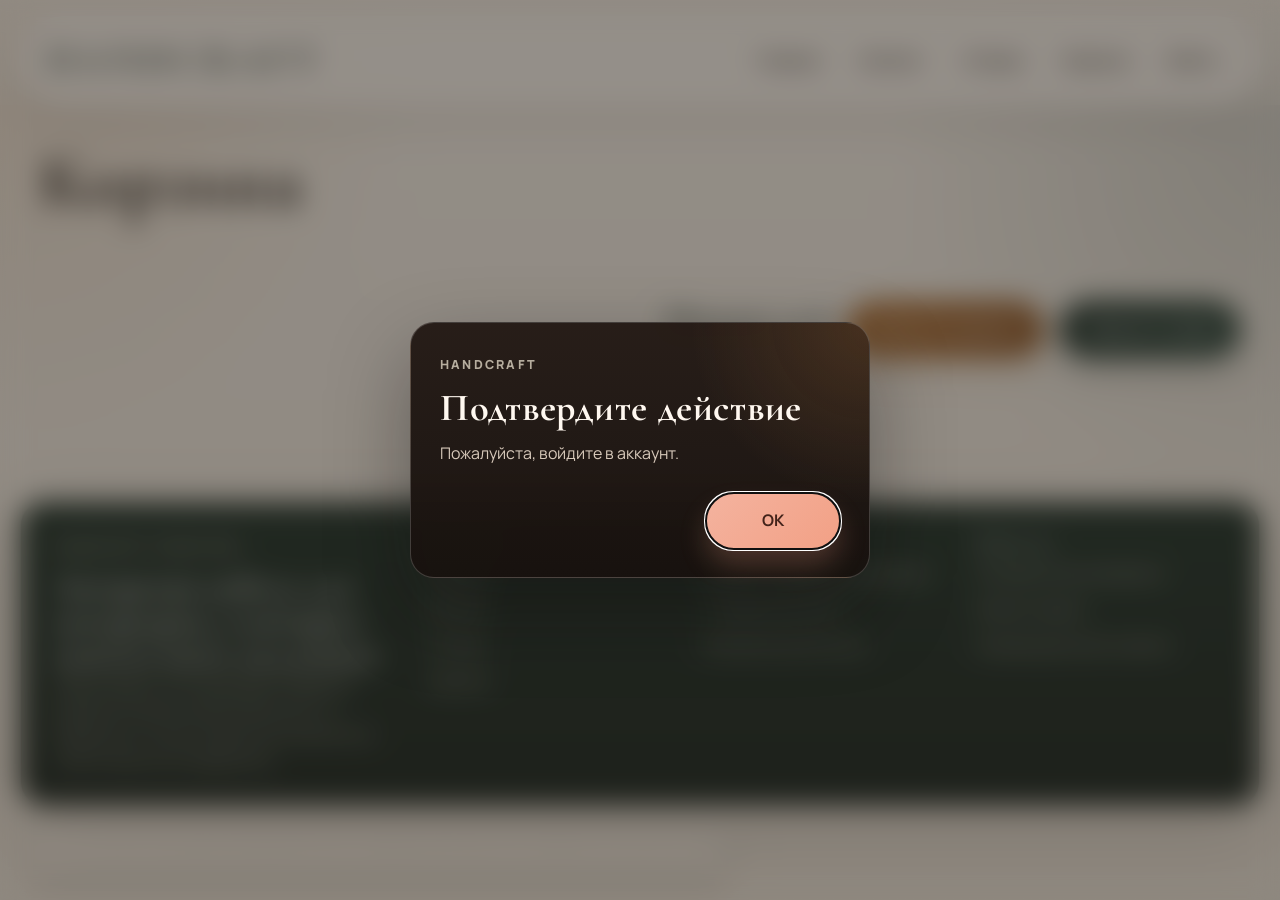
<file: assets/cart.html>
<!DOCTYPE html>
<html lang="ru">
<head>
    <meta charset="UTF-8">
    <meta name="viewport" content="width=device-width, initial-scale=1.0">
    <title>Корзина | HandCraft</title>
    <link rel="stylesheet" href="./styles/style.css">
</head>
<body>
    <header>
        <nav>
            <a href="index.html" class="logo">HANDCRAFT</a>
            <div class="burger" id="burger">☰</div>
            <ul class="nav-links" id="nav-links">
                <li><a href="index.html">Главная</a></li>
                <li><a href="catalog.html">Каталог</a></li>
                <li><a href="reviews.html">Отзывы</a></li>
                <li><a href="cart.html">Корзина</a></li>
                <li id="nav-auth"><a href="login.html">Войти</a></li>
            </ul>
        </nav>
    </header>

    <main class="container fade-in">
        <h1>Корзина</h1>
        <div id="cart-content" class="cart-list" style="margin-top:2rem;">
            <!-- Cart Items JS -->
        </div>
        <div class="cart-summary" style="margin-top:2rem; text-align:right;">
            <h3 id="cart-total">Итого: 0 ₽</h3>
            <button class="btn btn-secondary" id="clear-cart-btn" style="margin-top:1rem;">Очистить корзину</button>
            <button class="btn" id="checkout-btn" style="margin-top:1rem;">Оформить заказ</button>
        </div>
    </main>

    <script src="./scripts/main.js"></script>
</body>
</html>
</file>
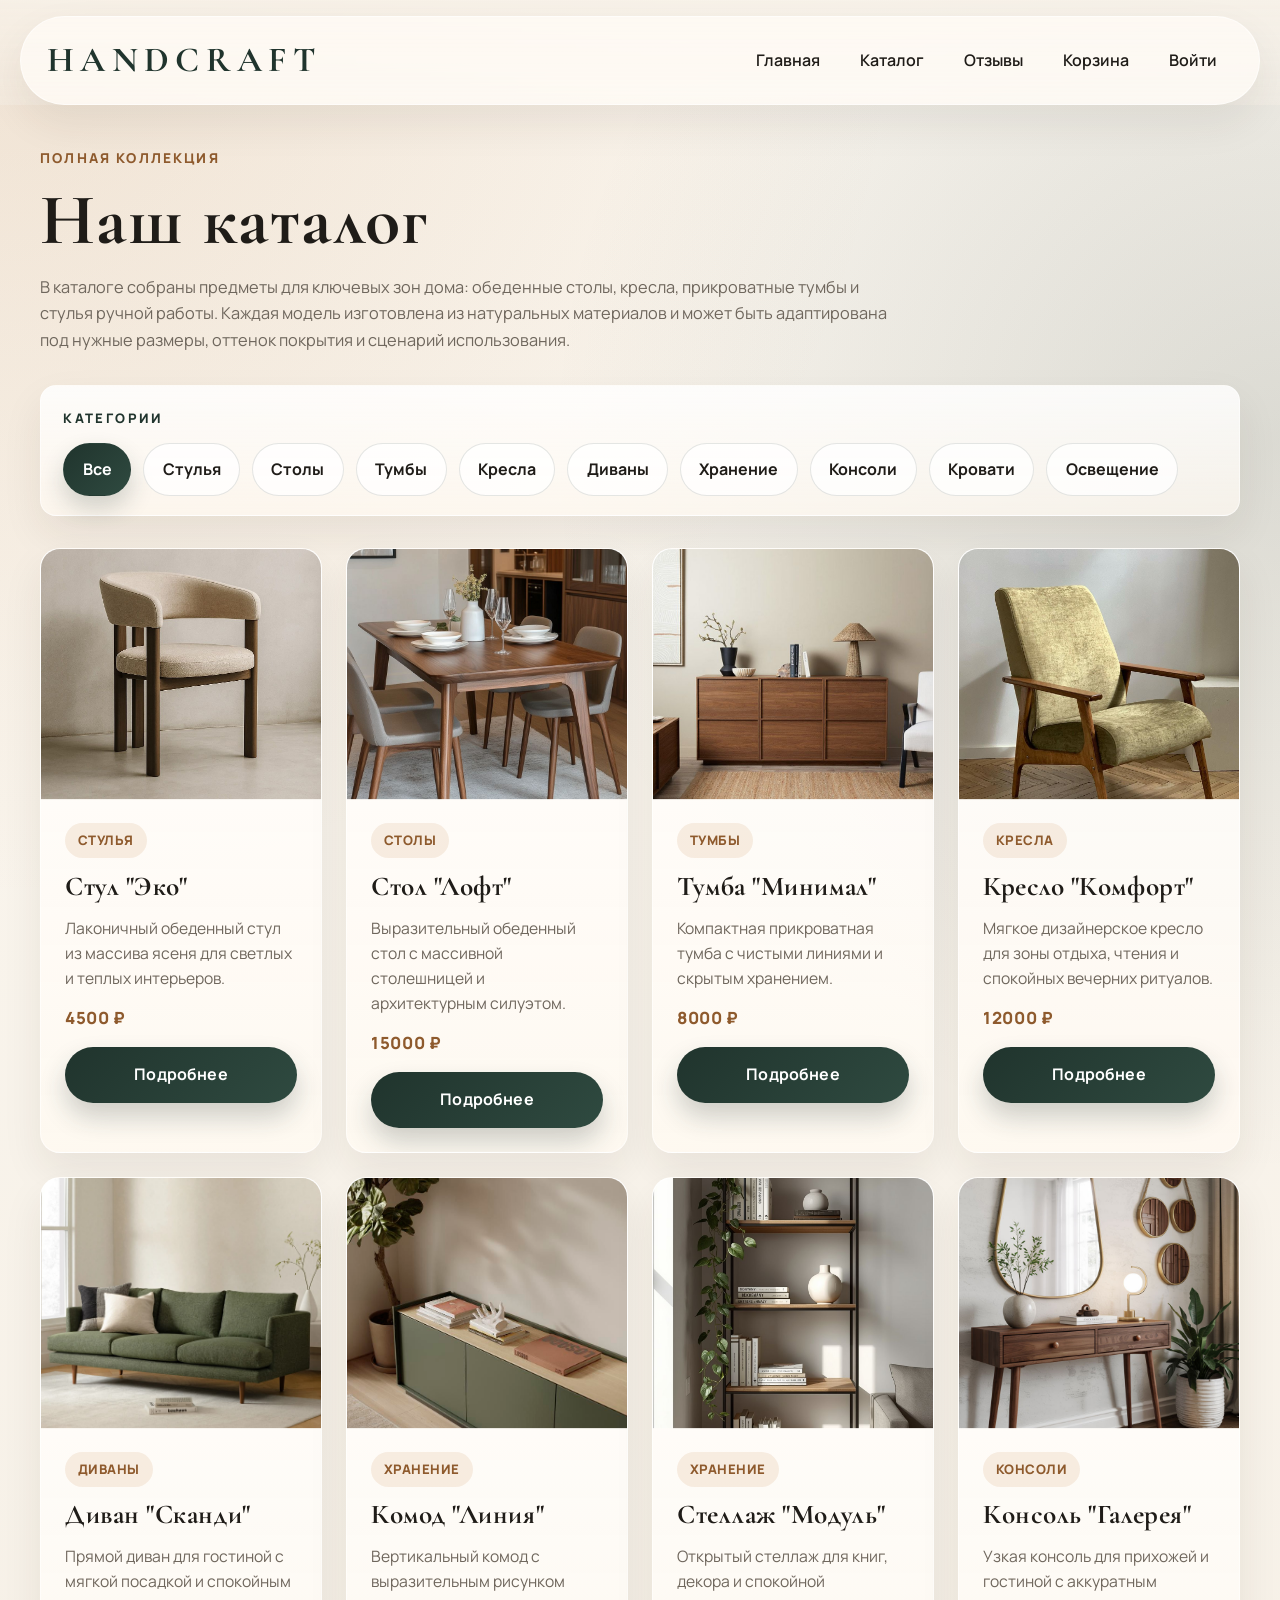
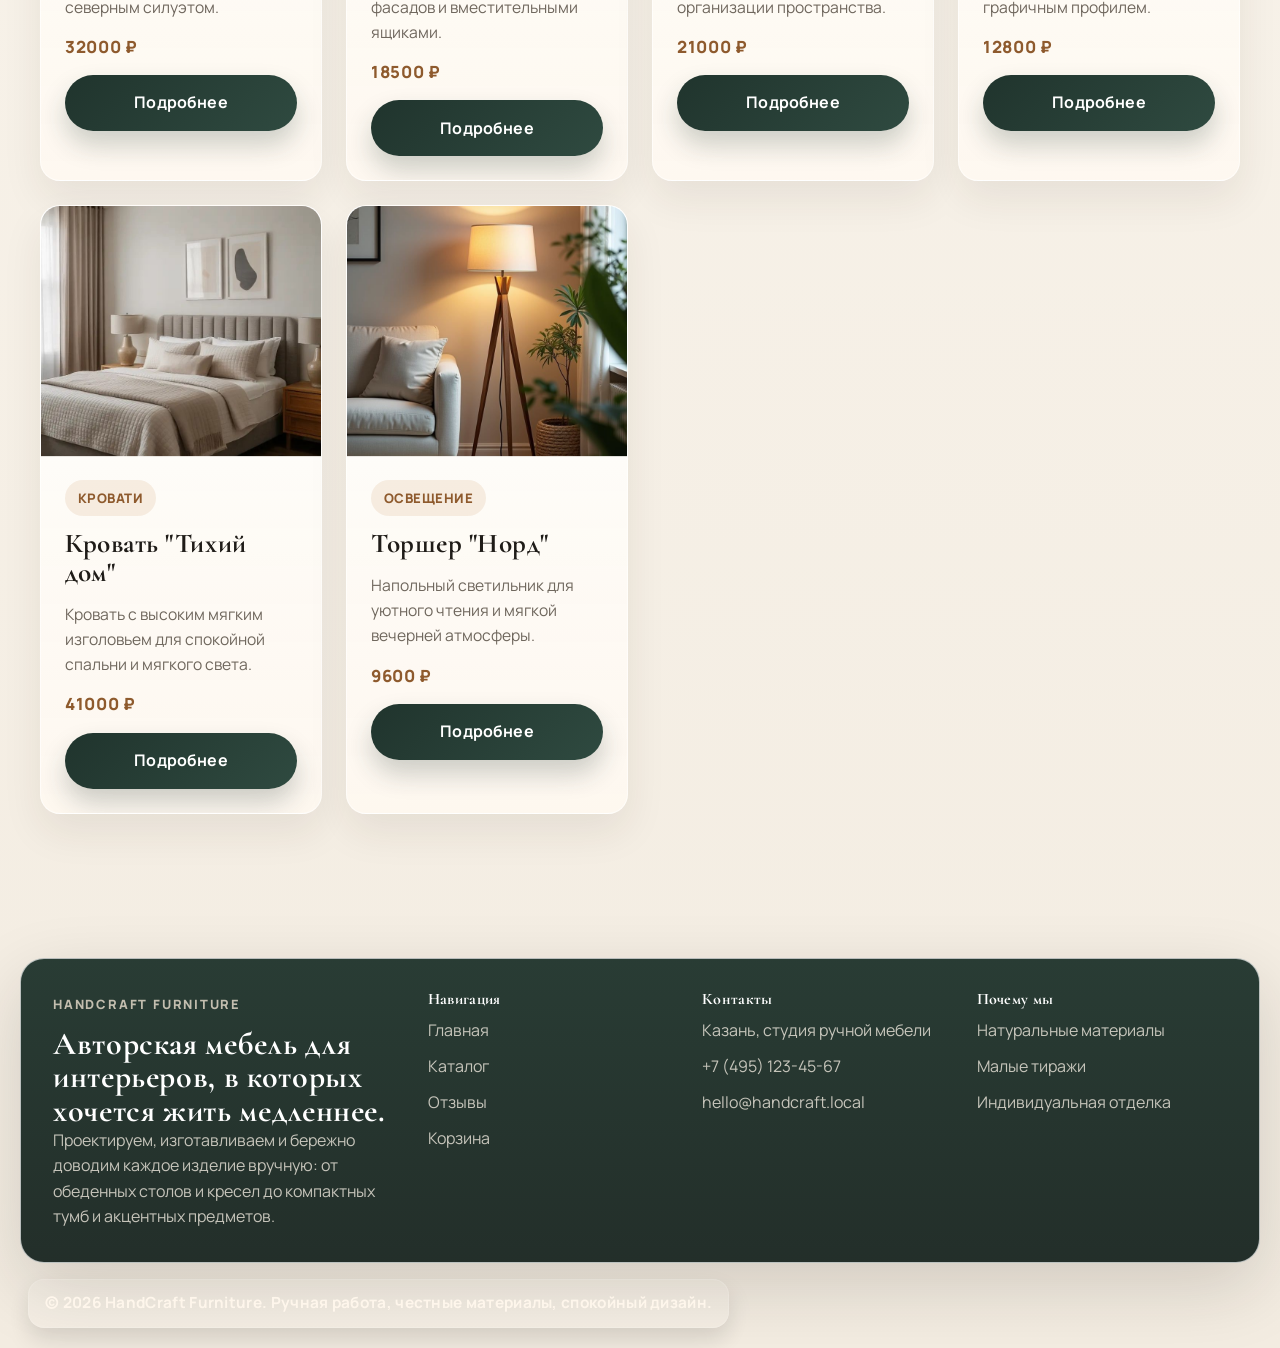
<file: assets/catalog.html>
<!DOCTYPE html>
<html lang="ru">
<head>
    <meta charset="UTF-8">
    <meta name="viewport" content="width=device-width, initial-scale=1.0">
    <title>Каталог | HandCraft</title>
    <link rel="stylesheet" href="./styles/style.css">
</head>
<body>
    <header>
        <nav>
            <a href="index.html" class="logo">HANDCRAFT</a>
            <div class="burger" id="burger">☰</div>
            <ul class="nav-links" id="nav-links">
                <li><a href="index.html">Главная</a></li>
                <li><a href="catalog.html">Каталог</a></li>
                <li><a href="reviews.html">Отзывы</a></li>
                <li><a href="cart.html">Корзина</a></li>
                <li id="nav-auth"><a href="login.html">Войти</a></li>
            </ul>
        </nav>
    </header>

    <main class="container fade-in">
        <span class="section-kicker">Полная коллекция</span>
        <h1 style="margin-bottom: 1rem;">Наш каталог</h1>
        <p class="section-text section-text-wide">В каталоге собраны предметы для ключевых зон дома: обеденные столы, кресла, прикроватные тумбы и стулья ручной работы. Каждая модель изготовлена из натуральных материалов и может быть адаптирована под нужные размеры, оттенок покрытия и сценарий использования.</p>
        <div class="catalog-toolbar fade-in">
            <div>
                <span class="catalog-toolbar-label">Категории</span>
                <div class="category-pills" id="catalog-categories" data-active-category="Все"></div>
            </div>
        </div>
        <div class="grid" id="catalog-grid">
            <!-- Products loaded by JS -->
        </div>
    </main>

    <script src="./scripts/main.js"></script>
</body>
</html>
</file>
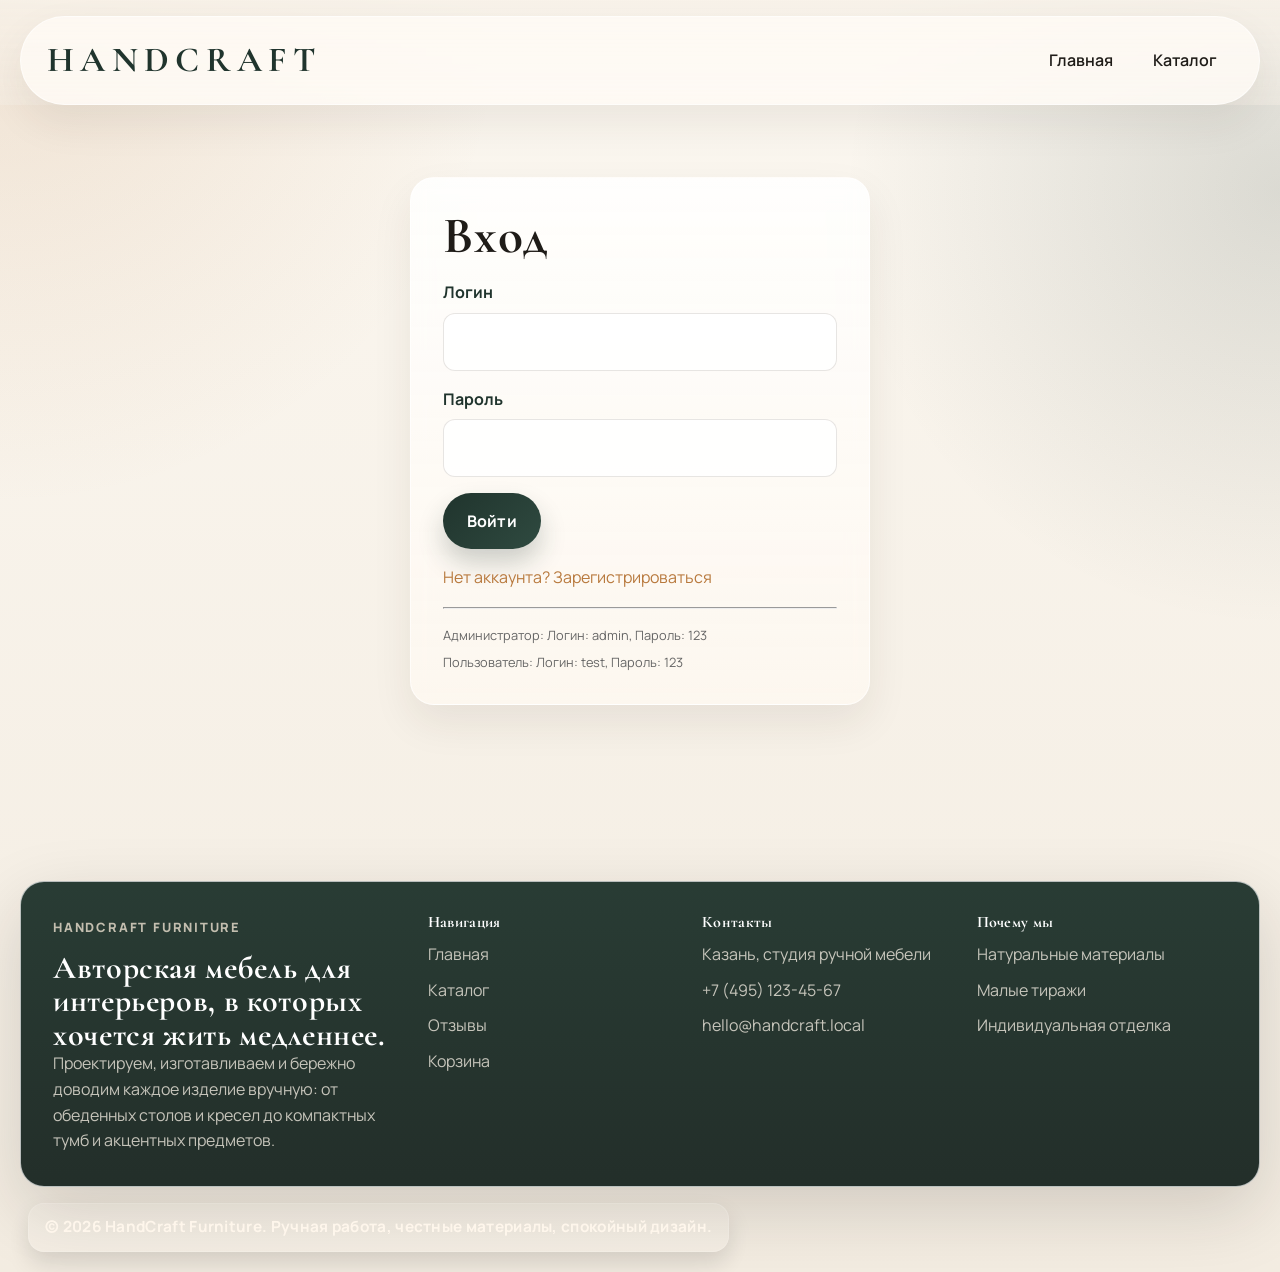
<file: assets/login.html>
<!DOCTYPE html>
<html lang="ru">
<head>
    <meta charset="UTF-8">
    <meta name="viewport" content="width=device-width, initial-scale=1.0">
    <title>Вход / Регистрация | HandCraft</title>
    <link rel="stylesheet" href="./styles/style.css">
</head>
<body>
    <header>
        <nav>
            <a href="index.html" class="logo">HANDCRAFT</a>
            <div class="burger" id="burger">☰</div>
            <ul class="nav-links" id="nav-links">
                <li><a href="index.html">Главная</a></li>
                <li><a href="catalog.html">Каталог</a></li>
            </ul>
        </nav>
    </header>

    <main class="container fade-in">
        <div class="form-container" id="login-form">
            <h2>Вход</h2>
            <div class="form-group">
                <label>Логин</label>
                <input type="text" id="log-login">
            </div>
            <div class="form-group">
                <label>Пароль</label>
                <input type="password" id="log-pass">
            </div>
            <button class="btn" id="login-submit">Войти</button>
            <p style="margin-top:1rem; cursor:pointer; color:var(--secondary);" id="toggle-to-register">Нет аккаунта? Зарегистрироваться</p>
            <hr style="margin: 1rem 0;">
            <p style="font-size: 0.8rem; color:#666; margin-bottom:0.4rem;">Администратор: Логин: admin, Пароль: 123</p>
            <p style="font-size: 0.8rem; color:#666;">Пользователь: Логин: test, Пароль: 123</p>
        </div>

        <div class="form-container" id="reg-form" style="display:none;">
            <h2>Регистрация</h2>
            <div class="form-group">
                <label>Имя</label>
                <input type="text" id="reg-name">
            </div>
            <div class="form-group">
                <label>Логин</label>
                <input type="text" id="reg-login">
            </div>
            <div class="form-group">
                <label>Пароль</label>
                <input type="password" id="reg-pass">
            </div>
            <button class="btn" id="register-submit">Зарегистрироваться</button>
            <p style="margin-top:1rem; cursor:pointer; color:var(--secondary);" id="toggle-to-login">Уже есть аккаунт? Войти</p>
        </div>
    </main>

    <script src="./scripts/main.js"></script>
</body>
</html>
</file>
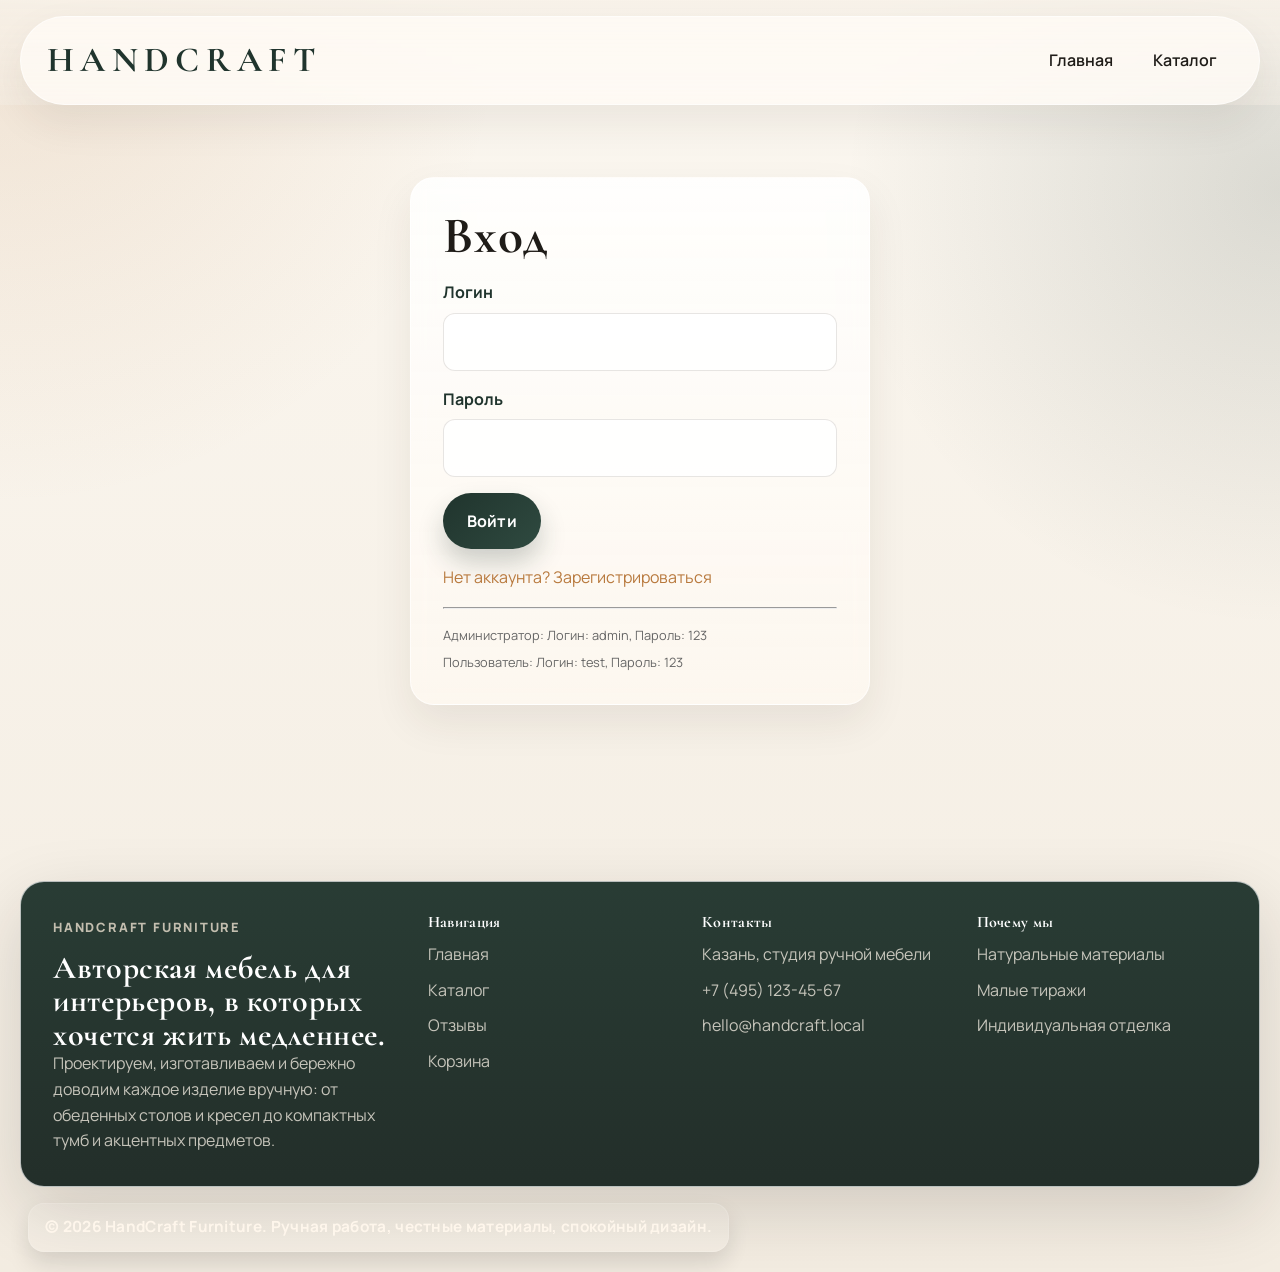
<file: assets/profile.html>
<!DOCTYPE html>
<html lang="ru">
<head>
    <meta charset="UTF-8">
    <meta name="viewport" content="width=device-width, initial-scale=1.0">
    <title>Личный кабинет | HandCraft</title>
    <link rel="stylesheet" href="./styles/style.css">
</head>
<body>
    <header>
        <nav>
            <a href="index.html" class="logo">HANDCRAFT</a>
            <div class="burger" id="burger">☰</div>
            <ul class="nav-links" id="nav-links">
                <li><a href="index.html">Главная</a></li>
                <li><a href="catalog.html">Каталог</a></li>
                <li><a href="reviews.html">Отзывы</a></li>
                <li><a href="cart.html">Корзина</a></li>
                <li id="nav-auth"><a href="login.html">Войти</a></li>
            </ul>
        </nav>
    </header>

    <main class="container fade-in">
        <h1 id="profile-name">Личный кабинет</h1>
        
        <h2 style="margin-top:2rem;">Мои заказы</h2>
        <div id="orders-list" class="profile-orders"></div>

        <h2 style="margin-top:2rem;">Избранное</h2>
        <div class="grid" id="favs-list"></div>
    </main>

    <script src="./scripts/main.js"></script>
</body>
</html>
</file>
<file: assets/styles/style.css>
@import url('https://fonts.googleapis.com/css2?family=Cormorant+Garamond:wght@500;600;700&family=Manrope:wght@400;500;600;700;800&display=swap');

* {
    margin: 0;
    padding: 0;
    box-sizing: border-box;
}

:root {
    --primary: #20342d;
    --primary-soft: #2f4a40;
    --secondary: #b8793d;
    --secondary-strong: #8e5a2d;
    --accent: #efe4d2;
    --light: #f7f1e8;
    --surface: rgba(255, 252, 247, 0.9);
    --surface-strong: #fffdf9;
    --text: #1f1c18;
    --muted: #6f675d;
    --border: rgba(56, 41, 27, 0.12);
    --shadow-soft: 0 18px 40px rgba(46, 33, 20, 0.08);
    --shadow-strong: 0 24px 70px rgba(31, 24, 18, 0.16);
    --radius-xs: 10px;
    --radius-sm: 12px;
    --radius-md: 16px;
    --radius-lg: 20px;
    --radius-xl: 24px;
    --radius-pill: 999px;
    --radius-round: 50%;
    --transition: 0.35s ease;
}

html {
    scroll-behavior: smooth;
}

body {
    font-family: 'Manrope', 'Segoe UI', sans-serif;
    background:
        radial-gradient(circle at top left, rgba(184, 121, 61, 0.16), transparent 28%),
        radial-gradient(circle at right 15%, rgba(32, 52, 45, 0.14), transparent 26%),
        linear-gradient(180deg, #fbf7f0 0%, #f3ece1 100%);
    color: var(--text);
    line-height: 1.6;
    min-height: 100vh;
}

body.dialog-open {
    overflow: hidden;
}

body::before {
    content: '';
    position: fixed;
    inset: 0;
    background-image: linear-gradient(rgba(255, 255, 255, 0.04) 1px, transparent 1px), linear-gradient(90deg, rgba(255, 255, 255, 0.04) 1px, transparent 1px);
    background-size: 28px 28px;
    mask-image: radial-gradient(circle at center, black 40%, transparent 85%);
    pointer-events: none;
    opacity: 0.35;
}

img {
    display: block;
    max-width: 100%;
}

a,
button,
input,
textarea,
select {
    font: inherit;
}

main {
    position: relative;
    z-index: 1;
}

h1,
h2,
h3,
h4,
.logo,
.slide-content h2 {
    font-family: 'Cormorant Garamond', Georgia, serif;
    line-height: 1.05;
    letter-spacing: 0.02em;
}

h1 {
    font-size: clamp(2.5rem, 6vw, 4.5rem);
    margin-bottom: 1rem;
}

h2 {
    font-size: clamp(2rem, 4vw, 3.2rem);
    margin-bottom: 0.9rem;
}

h3 {
    font-size: clamp(1.45rem, 2.5vw, 2rem);
}

p {
    color: var(--muted);
}

header {
    position: sticky;
    top: 0;
    z-index: 1000;
    padding: 16px 0 0;
    background: linear-gradient(180deg, rgba(247, 241, 232, 0.88), rgba(247, 241, 232, 0.42));
    backdrop-filter: blur(16px);
}

nav {
    display: flex;
    justify-content: space-between;
    align-items: center;
    gap: 20px;
    width: min(1240px, calc(100% - 40px));
    margin: 0 auto;
    padding: 18px 26px;
    border: 1px solid rgba(255, 255, 255, 0.55);
    border-radius: var(--radius-pill);
    background: rgba(255, 252, 247, 0.78);
    box-shadow: var(--shadow-soft);
}

.logo {
    color: var(--primary);
    text-decoration: none;
    font-size: clamp(1.6rem, 3vw, 2.2rem);
    font-weight: 700;
    letter-spacing: 0.18em;
    white-space: nowrap;
}

.nav-links {
    display: flex;
    align-items: center;
    list-style: none;
    gap: 0.5rem;
}

.nav-links li {
    display: flex;
    align-items: center;
}

.nav-links a {
    position: relative;
    padding: 0.8rem 1rem;
    text-decoration: none;
    color: var(--text);
    font-weight: 600;
    border-radius: var(--radius-pill);
    transition: color var(--transition), background-color var(--transition), transform var(--transition);
}

.nav-links a::after {
    content: '';
    position: absolute;
    left: 1rem;
    right: 1rem;
    bottom: 0.55rem;
    height: 2px;
    transform: scaleX(0);
    transform-origin: center;
    background: linear-gradient(90deg, var(--secondary), transparent);
    transition: transform var(--transition);
}

.nav-links a:hover {
    color: var(--primary);
    background: rgba(184, 121, 61, 0.08);
    transform: translateY(-1px);
}

.nav-links a:hover::after {
    transform: scaleX(1);
}

.nav-auth-inline {
    display: inline-flex;
    align-items: center;
    gap: 0.45rem;
    padding: 0.25rem 0.55rem;
    border-radius: var(--radius-sm);
    background: rgba(184, 121, 61, 0.08);
}

.nav-links a.nav-auth-link {
    padding: 0.3rem 0.15rem;
    border-radius: var(--radius-sm);
    color: var(--primary);
}

.nav-links a.nav-auth-link::after {
    display: none;
}

.nav-links a.nav-auth-link:hover {
    background: rgba(255, 255, 255, 0.6);
    transform: translateY(-1px);
}

.nav-auth-separator {
    color: rgba(31, 28, 24, 0.55);
    font-weight: 700;
}

.burger {
    display: none;
    place-items: center;
    width: 50px;
    height: 50px;
    border-radius: var(--radius-round);
    border: 1px solid var(--border);
    background: rgba(255, 255, 255, 0.65);
    color: var(--primary);
    cursor: pointer;
    font-size: 1.3rem;
    line-height: 1;
    transition: transform var(--transition), background-color var(--transition);
}

.burger:hover {
    transform: scale(1.04);
    background: rgba(184, 121, 61, 0.12);
}

.burger.active {
    background: rgba(184, 121, 61, 0.18);
    transform: scale(1.04);
}

.btn {
    display: inline-flex;
    align-items: center;
    justify-content: center;
    gap: 0.6rem;
    padding: 0.95rem 1.5rem;
    border: none;
    border-radius: var(--radius-pill);
    background: linear-gradient(135deg, var(--primary) 0%, var(--primary-soft) 100%);
    color: #fff;
    cursor: pointer;
    text-decoration: none;
    font-weight: 700;
    letter-spacing: 0.01em;
    box-shadow: 0 14px 26px rgba(32, 52, 45, 0.22);
    transition: transform var(--transition), box-shadow var(--transition), filter var(--transition);
}

.btn:hover {
    transform: translateY(-3px);
    box-shadow: 0 20px 34px rgba(32, 52, 45, 0.26);
    filter: saturate(1.08);
}

.btn-secondary {
    background: linear-gradient(135deg, var(--secondary) 0%, var(--secondary-strong) 100%);
    box-shadow: 0 14px 26px rgba(184, 121, 61, 0.22);
}

.btn-small {
    padding: 0.7rem 1rem;
    font-size: 0.9rem;
    min-height: 42px;
    box-shadow: 0 10px 18px rgba(32, 52, 45, 0.16);
}

.btn-danger {
    background: linear-gradient(135deg, #8e2d2d 0%, #bf4a4a 100%);
    box-shadow: 0 14px 24px rgba(143, 45, 45, 0.2);
}

.btn-danger:hover {
    box-shadow: 0 18px 30px rgba(143, 45, 45, 0.26);
}

.container {
    max-width: 1240px;
    margin: 0 auto;
    padding: 2.5rem 20px 5rem;
}

.container > h1,
.container > h2 {
    max-width: 780px;
}

.slider-container {
    position: relative;
    width: min(1240px, calc(100% - 40px));
    height: min(76vh, 760px);
    margin: 26px auto 0;
    overflow: hidden;
    border-radius: var(--radius-xl);
    background: var(--primary);
    box-shadow: var(--shadow-strong);
}

.slides {
    display: flex;
    height: 100%;
    transition: transform 0.65s cubic-bezier(0.22, 1, 0.36, 1);
}

.slide {
    min-width: 100%;
    height: 100%;
    display: flex;
    align-items: flex-end;
    justify-content: flex-start;
    padding: clamp(28px, 6vw, 72px);
    color: #fff;
    background-size: cover;
    background-position: center;
    position: relative;
}

.slide::after {
    content: '';
    position: absolute;
    inset: 0;
    background:
        linear-gradient(90deg, rgba(16, 21, 20, 0.78) 0%, rgba(16, 21, 20, 0.42) 38%, rgba(16, 21, 20, 0.14) 100%),
        linear-gradient(180deg, rgba(255, 255, 255, 0) 20%, rgba(0, 0, 0, 0.18) 100%);
}

.slide-content {
    position: relative;
    z-index: 1;
    max-width: 600px;
    text-align: left;
    padding: 1.8rem 2rem;
    border: 1px solid rgba(255, 255, 255, 0.16);
    border-radius: var(--radius-lg);
    background: rgba(18, 24, 22, 0.28);
    backdrop-filter: blur(10px);
}

.slide-content h2 {
    font-size: clamp(2.6rem, 6vw, 5rem);
    margin-bottom: 0.8rem;
}

.slide-content p {
    font-size: clamp(1rem, 2vw, 1.2rem);
    color: rgba(255, 248, 241, 0.9);
}

.slider-btn {
    position: absolute;
    top: 50%;
    transform: translateY(-50%);
    width: 58px;
    height: 58px;
    border: 1px solid rgba(255, 255, 255, 0.2);
    border-radius: var(--radius-round);
    background: rgba(255, 255, 255, 0.14);
    color: white;
    cursor: pointer;
    z-index: 2;
    font-size: 1.35rem;
    backdrop-filter: blur(8px);
    transition: transform var(--transition), background-color var(--transition);
}

.slider-btn:hover {
    background: rgba(255, 255, 255, 0.28);
    transform: translateY(-50%) scale(1.06);
}

.prev {
    left: 22px;
}

.next {
    right: 22px;
}

.grid {
    display: grid;
    grid-template-columns: repeat(auto-fit, minmax(280px, 1fr));
    gap: 24px;
    margin-top: 2rem;
}

.catalog-toolbar {
    display: flex;
    align-items: center;
    justify-content: space-between;
    gap: 1rem;
    margin-top: 2rem;
    padding: 1.2rem 1.4rem;
    border: 1px solid rgba(255, 255, 255, 0.55);
    border-radius: var(--radius-md);
    background: linear-gradient(180deg, rgba(255, 255, 255, 0.84), rgba(255, 249, 241, 0.7));
    box-shadow: var(--shadow-soft);
}

.catalog-toolbar-label {
    display: inline-block;
    margin-bottom: 0.9rem;
    color: var(--primary);
    font-size: 0.82rem;
    font-weight: 800;
    letter-spacing: 0.18em;
    text-transform: uppercase;
}

.category-pills {
    display: flex;
    flex-wrap: wrap;
    gap: 0.75rem;
}

.category-pill {
    padding: 0.78rem 1.15rem;
    border: 1px solid rgba(32, 52, 45, 0.12);
    border-radius: var(--radius-pill);
    background: rgba(255, 255, 255, 0.76);
    color: var(--text);
    cursor: pointer;
    font-weight: 700;
    transition: transform var(--transition), background-color var(--transition), color var(--transition), border-color var(--transition), box-shadow var(--transition);
}

.category-pill:hover {
    transform: translateY(-2px);
    border-color: rgba(184, 121, 61, 0.26);
    background: rgba(184, 121, 61, 0.12);
}

.category-pill.active {
    background: linear-gradient(135deg, var(--primary) 0%, var(--primary-soft) 100%);
    color: #fff;
    border-color: transparent;
    box-shadow: 0 12px 24px rgba(32, 52, 45, 0.2);
}

.card {
    position: relative;
    overflow: hidden;
    border: 1px solid rgba(255, 255, 255, 0.55);
    border-radius: var(--radius-lg);
    background: linear-gradient(180deg, rgba(255, 255, 255, 0.92), rgba(255, 249, 241, 0.86));
    box-shadow: var(--shadow-soft);
    transition: transform var(--transition), box-shadow var(--transition), border-color var(--transition);
}

.card::before {
    content: '';
    position: absolute;
    inset: 0;
    background: linear-gradient(180deg, transparent 50%, rgba(184, 121, 61, 0.08) 100%);
    opacity: 0;
    transition: opacity var(--transition);
    pointer-events: none;
}

.card:hover {
    transform: translateY(-8px);
    border-color: rgba(184, 121, 61, 0.3);
    box-shadow: 0 22px 48px rgba(46, 33, 20, 0.14);
}

.card:hover::before {
    opacity: 1;
}

.card img {
    width: 100%;
    height: 250px;
    object-fit: cover;
    transform: scale(1.001);
    transition: transform 0.6s ease;
}

.card:hover img {
    transform: scale(1.05);
}

.card-body {
    display: grid;
    gap: 0.9rem;
    padding: 1.5rem;
}

.card-chip {
    display: inline-flex;
    align-items: center;
    width: fit-content;
    padding: 0.45rem 0.8rem;
    border-radius: var(--radius-pill);
    background: rgba(184, 121, 61, 0.12);
    color: var(--secondary-strong);
    font-size: 0.82rem;
    font-weight: 800;
    letter-spacing: 0.04em;
    text-transform: uppercase;
}

.card-title {
    color: var(--text);
    font-size: 1.7rem;
}

.card-text {
    color: var(--muted);
    font-size: 0.98rem;
    min-height: 4.7em;
}

.card-price {
    color: var(--secondary-strong);
    font-size: 1.05rem;
    font-weight: 800;
    letter-spacing: 0.04em;
}

.form-container {
    max-width: 460px;
    margin: 2rem auto;
    padding: 2rem;
    border: 1px solid rgba(255, 255, 255, 0.62);
    border-radius: var(--radius-xl);
    background: linear-gradient(180deg, rgba(255, 255, 255, 0.85), rgba(255, 249, 241, 0.76));
    box-shadow: var(--shadow-soft);
    backdrop-filter: blur(10px);
}

.form-container h2,
.form-container h3 {
    margin-bottom: 1rem;
}

.form-group {
    margin-bottom: 1rem;
}

.form-group label {
    display: block;
    margin-bottom: 0.45rem;
    color: var(--primary);
    font-weight: 700;
}

.form-group input,
.form-group textarea,
.form-group select,
input[type='text'],
input[type='password'],
input[type='number'],
textarea,
select {
    width: 100%;
    padding: 0.95rem 1rem;
    border: 1px solid var(--border);
    border-radius: var(--radius-sm);
    background: rgba(255, 255, 255, 0.82);
    color: var(--text);
    outline: none;
    transition: border-color var(--transition), box-shadow var(--transition), transform var(--transition);
}

.form-group input:focus,
.form-group textarea:focus,
.form-group select:focus,
input[type='text']:focus,
input[type='password']:focus,
input[type='number']:focus,
textarea:focus,
select:focus {
    border-color: rgba(184, 121, 61, 0.5);
    box-shadow: 0 0 0 4px rgba(184, 121, 61, 0.12);
    transform: translateY(-1px);
}

textarea {
    min-height: 120px;
    resize: vertical;
}

table {
    width: 100%;
    border-collapse: separate;
    border-spacing: 0;
    overflow: hidden;
    margin-top: 1rem;
    border: 1px solid rgba(255, 255, 255, 0.62);
    border-radius: var(--radius-md);
    background: rgba(255, 252, 247, 0.88);
    box-shadow: var(--shadow-soft);
}

th,
td {
    padding: 1rem 1.1rem;
    border-bottom: 1px solid var(--border);
    text-align: left;
}

th {
    color: var(--primary);
    background: rgba(32, 52, 45, 0.06);
    font-weight: 800;
}

tr:last-child td {
    border-bottom: none;
}

section {
    position: relative;
}

.section-kicker {
    display: inline-block;
    margin-bottom: 0.8rem;
    color: var(--secondary-strong);
    font-size: 0.85rem;
    font-weight: 800;
    letter-spacing: 0.16em;
    text-transform: uppercase;
}

.section-text {
    max-width: 620px;
    font-size: 1.02rem;
}

.section-text-wide {
    max-width: 860px;
}

.section-heading {
    display: flex;
    justify-content: space-between;
    align-items: end;
    gap: 24px;
    margin-bottom: 1.5rem;
}

.section-actions {
    margin-top: 1.8rem;
}

.hero-intro {
    display: grid;
    justify-items: center;
    gap: 1rem;
    padding-top: 5rem;
    padding-bottom: 2rem;
}

.hero-actions {
    display: flex;
    gap: 1rem;
    flex-wrap: wrap;
    justify-content: center;
}

.info-strip {
    display: grid;
    grid-template-columns: repeat(3, 1fr);
    gap: 20px;
}

.info-card,
.process-card,
.editorial-panel {
    padding: 1.7rem;
    border: 1px solid rgba(255, 255, 255, 0.62);
    border-radius: var(--radius-lg);
    background: linear-gradient(180deg, rgba(255, 255, 255, 0.88), rgba(255, 249, 241, 0.78));
    box-shadow: var(--shadow-soft);
}

.info-number,
.process-step {
    display: inline-block;
    margin-bottom: 1rem;
    color: var(--secondary-strong);
    font-size: 2rem;
    font-weight: 800;
    font-family: 'Cormorant Garamond', Georgia, serif;
}

.editorial-grid {
    display: grid;
    grid-template-columns: 1.25fr 0.85fr;
    gap: 24px;
    align-items: start;
}

.editorial-copy {
    padding-right: 1rem;
}

.editorial-copy p + p {
    margin-top: 1rem;
}

.editorial-badge {
    margin-bottom: 1rem;
    color: var(--primary);
    font-weight: 800;
}

.editorial-list {
    display: grid;
    gap: 0.85rem;
    padding-left: 1.2rem;
    color: var(--muted);
}

.process-grid {
    display: grid;
    grid-template-columns: repeat(3, 1fr);
    gap: 20px;
}

.product-layout {
    display: grid;
    grid-template-columns: minmax(320px, 480px) minmax(320px, 1fr);
    gap: 2rem;
    align-items: start;
    margin-top: 2rem;
    padding: 1.6rem;
}

.product-image {
    width: 100%;
    min-height: 420px;
    object-fit: cover;
    border-radius: var(--radius-md);
}

.product-content {
    display: grid;
    gap: 1rem;
}

.product-badge {
    display: inline-flex;
    width: fit-content;
    padding: 0.45rem 0.8rem;
    border-radius: var(--radius-pill);
    background: rgba(32, 52, 45, 0.08);
    color: var(--primary);
    font-size: 0.82rem;
    font-weight: 800;
    text-transform: uppercase;
    letter-spacing: 0.08em;
}

.product-lead {
    font-size: 1.08rem;
    color: var(--text);
}

.product-price {
    color: var(--secondary-strong);
    margin: 0.2rem 0 0.4rem;
}

.product-description {
    max-width: 780px;
}

.product-specs {
    display: grid;
    grid-template-columns: repeat(3, 1fr);
    gap: 14px;
}

.spec-item {
    padding: 1rem;
    border: 1px solid var(--border);
    border-radius: var(--radius-sm);
    background: rgba(255, 255, 255, 0.62);
}

.spec-item span {
    display: block;
    margin-bottom: 0.35rem;
    color: var(--muted);
    font-size: 0.88rem;
}

.spec-item strong {
    color: var(--text);
}

.product-features {
    display: grid;
    gap: 0.75rem;
    padding-left: 1.2rem;
    color: var(--muted);
}

.product-actions {
    display: flex;
    gap: 1rem;
    flex-wrap: wrap;
    margin-top: 0.4rem;
}

.admin-save-btn {
    min-width: 180px;
}

.admin-section {
    display: grid;
    gap: 1rem;
}

.table-actions {
    display: flex;
    gap: 0.7rem;
    flex-wrap: wrap;
}

.status-select {
    min-width: 180px;
    background: rgba(255, 255, 255, 0.88);
}

.cart-list {
    display: grid;
    gap: 1.2rem;
}

.cart-card {
    display: grid;
    grid-template-columns: 220px 1fr;
    gap: 1.2rem;
    padding: 1.2rem;
    border: 1px solid rgba(255, 255, 255, 0.62);
    border-radius: var(--radius-lg);
    background: linear-gradient(180deg, rgba(255, 255, 255, 0.92), rgba(255, 249, 241, 0.82));
    box-shadow: var(--shadow-soft);
}

.cart-card__image {
    width: 100%;
    height: 220px;
    object-fit: cover;
    border-radius: var(--radius-md);
}

.cart-card__content {
    display: grid;
    gap: 1rem;
}

.cart-card__head {
    display: flex;
    justify-content: space-between;
    align-items: start;
    gap: 1rem;
}

.cart-card__title {
    margin-top: 0.65rem;
    color: var(--text);
}

.cart-card__lead {
    margin-top: 0.45rem;
    max-width: 720px;
}

.cart-card__meta {
    display: grid;
    grid-template-columns: repeat(3, minmax(0, 1fr));
    gap: 0.9rem;
}

.cart-card__meta-item {
    display: grid;
    gap: 0.35rem;
    padding: 1rem;
    border: 1px solid var(--border);
    border-radius: var(--radius-sm);
    background: rgba(255, 255, 255, 0.72);
}

.cart-card__meta-item span {
    color: var(--muted);
    font-size: 0.88rem;
}

.cart-card__meta-item strong {
    color: var(--primary);
}

.cart-qty-input {
    width: 92px;
}

.cart-summary {
    display: flex;
    justify-content: flex-end;
    align-items: center;
    gap: 1rem;
    flex-wrap: wrap;
}

.profile-orders {
    display: grid;
    gap: 1rem;
    margin-top: 1rem;
}

.order-card {
    display: grid;
    gap: 1rem;
    padding: 1.2rem 1.3rem;
    border: 1px solid rgba(255, 255, 255, 0.62);
    border-radius: var(--radius-md);
    background: linear-gradient(180deg, rgba(255, 255, 255, 0.9), rgba(255, 249, 241, 0.8));
    box-shadow: var(--shadow-soft);
}

.order-card h4 {
    margin-bottom: 0.55rem;
    color: var(--primary);
}

.order-card__top {
    display: flex;
    justify-content: space-between;
    align-items: start;
    gap: 1rem;
}

.order-card__status {
    color: var(--muted);
}

.order-card__total {
    color: var(--secondary-strong);
    font-size: 1.1rem;
}

.order-items {
    display: grid;
    gap: 0.9rem;
}

.order-item {
    display: grid;
    grid-template-columns: 110px 1fr;
    gap: 1rem;
    align-items: start;
    padding: 0.9rem;
    border: 1px solid var(--border);
    border-radius: var(--radius-sm);
    background: rgba(255, 255, 255, 0.68);
}

.order-item__image {
    width: 100%;
    height: 110px;
    object-fit: cover;
    border-radius: var(--radius-sm);
}

.order-item__content {
    display: grid;
    gap: 0.4rem;
}

.order-item__content h5 {
    color: var(--text);
    font-size: 1.1rem;
}

.order-item__meta {
    display: flex;
    gap: 0.75rem;
    flex-wrap: wrap;
    color: var(--primary);
    font-weight: 700;
}

.profile-empty {
    padding: 1rem 1.1rem;
    border: 1px dashed rgba(184, 121, 61, 0.34);
    border-radius: var(--radius-sm);
    background: rgba(255, 252, 247, 0.72);
}

.site-footer {
    position: relative;
    z-index: 1;
    margin-top: 4rem;
    padding: 0 20px 20px;
}

.footer-shell {
    display: grid;
    grid-template-columns: 1.4fr repeat(3, minmax(160px, 1fr));
    gap: 24px;
    max-width: 1240px;
    margin: 0 auto;
    padding: 2rem;
    border: 1px solid rgba(255, 255, 255, 0.68);
    border-radius: var(--radius-xl);
    background: linear-gradient(180deg, rgba(32, 52, 45, 0.96), rgba(26, 38, 34, 0.96));
    box-shadow: var(--shadow-strong);
}

.footer-brand h3,
.footer-column h4 {
    color: #fff;
}

.footer-kicker {
    display: inline-block;
    margin-bottom: 0.8rem;
    color: rgba(239, 228, 210, 0.78);
    text-transform: uppercase;
    letter-spacing: 0.14em;
    font-size: 0.8rem;
    font-weight: 800;
}

.footer-brand p,
.footer-column p,
.footer-column a,
.footer-bottom p {
    color: rgba(244, 237, 226, 0.78);
}

.footer-column {
    display: grid;
    align-content: start;
    gap: 0.65rem;
}

.footer-column a {
    text-decoration: none;
    transition: color var(--transition);
}

.footer-column a:hover {
    color: #fff;
}

.footer-bottom {
    max-width: 1240px;
    margin: 1rem auto 0;
    padding: 0 0.5rem;
}

.footer-bottom p {
    display: inline-block;
    padding: 0.7rem 1rem;
    border: 1px solid rgba(255, 255, 255, 0.12);
    border-radius: var(--radius-md);
    background: rgba(255, 255, 255, 0.08);
    color: rgba(255, 247, 236, 0.96);
    font-size: 0.96rem;
    font-weight: 700;
    letter-spacing: 0.02em;
    box-shadow: 0 12px 24px rgba(7, 7, 7, 0.12);
}

#product-details > div,
#orders-list > div,
#reviews-list > div {
    border: 1px solid rgba(255, 255, 255, 0.6);
    border-radius: var(--radius-lg);
    background: linear-gradient(180deg, rgba(255, 255, 255, 0.88), rgba(255, 249, 241, 0.76));
    box-shadow: var(--shadow-soft);
}

#product-details img {
    box-shadow: var(--shadow-soft);
}

#cart-total {
    font-size: clamp(1.6rem, 3vw, 2.4rem);
    color: var(--primary);
    font-family: 'Cormorant Garamond', Georgia, serif;
}

#map {
    height: 420px;
    width: 100%;
    margin-top: 2rem;
    border: 1px solid rgba(255, 255, 255, 0.62);
    border-radius: var(--radius-lg);
    box-shadow: var(--shadow-soft);
    overflow: hidden;
}

.site-dialog {
    position: fixed;
    inset: 0;
    display: grid;
    place-items: center;
    padding: 24px;
    opacity: 0;
    pointer-events: none;
    transition: opacity var(--transition);
    z-index: 3000;
}

.site-dialog.is-visible {
    opacity: 1;
    pointer-events: auto;
}

.site-dialog__backdrop {
    position: absolute;
    inset: 0;
    background: rgba(25, 18, 13, 0.46);
    backdrop-filter: blur(14px);
}

.site-dialog__panel {
    position: relative;
    z-index: 1;
    width: min(100%, 460px);
    padding: 1.8rem;
    border: 1px solid rgba(255, 255, 255, 0.18);
    border-radius: var(--radius-xl);
    background:
        radial-gradient(circle at top right, rgba(184, 121, 61, 0.22), transparent 34%),
        linear-gradient(180deg, rgba(37, 27, 22, 0.98), rgba(24, 18, 15, 0.98));
    box-shadow: 0 32px 80px rgba(12, 9, 8, 0.35);
    color: #fff5ea;
    transform: translateY(16px) scale(0.98);
    transition: transform var(--transition);
}

.site-dialog.is-visible .site-dialog__panel {
    transform: translateY(0) scale(1);
}

.site-dialog__eyebrow {
    display: inline-block;
    margin-bottom: 0.8rem;
    color: rgba(239, 228, 210, 0.72);
    font-size: 0.78rem;
    font-weight: 800;
    letter-spacing: 0.18em;
    text-transform: uppercase;
}

.site-dialog__title {
    margin-bottom: 0.8rem;
    color: #fff8f0;
    font-size: clamp(1.8rem, 3vw, 2.4rem);
}

.site-dialog__message {
    color: rgba(255, 239, 222, 0.82);
    font-size: 1rem;
}

.site-dialog__actions {
    display: flex;
    justify-content: flex-end;
    gap: 0.9rem;
    margin-top: 1.6rem;
    flex-wrap: wrap;
}

.site-dialog__button {
    min-width: 134px;
}

.site-dialog__button.btn {
    background: linear-gradient(135deg, #f4b39f 0%, #f2a085 100%);
    color: #43231a;
    box-shadow: 0 16px 28px rgba(242, 160, 133, 0.24);
}

.site-dialog__button.btn:hover {
    box-shadow: 0 20px 34px rgba(242, 160, 133, 0.3);
}

.site-dialog__button.btn-secondary {
    background: linear-gradient(135deg, rgba(255, 255, 255, 0.12) 0%, rgba(239, 228, 210, 0.16) 100%);
    color: #fff5ea;
    box-shadow: none;
    border: 1px solid rgba(255, 255, 255, 0.12);
}

.text-center {
    text-align: center;
}

.fade-in {
    opacity: 0;
    transform: translateY(28px);
    transition: opacity 0.7s ease, transform 0.7s ease;
}

.fade-in.visible {
    opacity: 1;
    transform: translateY(0);
}

::-webkit-scrollbar {
    width: 12px;
}

::-webkit-scrollbar-track {
    background: rgba(32, 52, 45, 0.08);
}

::-webkit-scrollbar-thumb {
    background: linear-gradient(180deg, var(--secondary), var(--primary));
    border-radius: 999px;
}

@media (max-width: 900px) {
    .section-heading,
    .editorial-grid,
    .process-grid,
    .info-strip,
    .product-layout,
    .product-specs,
    .footer-shell {
        grid-template-columns: 1fr;
    }

    .section-heading {
        align-items: start;
    }

    nav {
        width: min(100% - 24px, 1240px);
        padding: 14px 16px;
        border-radius: var(--radius-lg);
    }

    .slider-container {
        width: calc(100% - 24px);
        height: 68vh;
        border-radius: var(--radius-xl);
    }

    .slide {
        align-items: flex-end;
    }

    .slide-content {
        max-width: 100%;
    }

    .footer-shell {
        padding: 1.6rem;
    }
}

@media (max-width: 768px) {
    header {
        padding-top: 10px;
    }

    nav {
        position: relative;
        align-items: center;
    }

    .logo {
        min-width: 0;
        max-width: calc(100% - 72px);
        font-size: clamp(1.1rem, 5vw, 1.5rem);
        letter-spacing: 0.12em;
        overflow-wrap: anywhere;
    }

    .nav-links {
        display: none;
        position: absolute;
        top: calc(100% + 10px);
        left: 12px;
        right: 12px;
        flex-direction: column;
        align-items: stretch;
        gap: 0.4rem;
        padding: 0.9rem;
        border: 1px solid rgba(255, 255, 255, 0.66);
        border-radius: var(--radius-md);
        background: rgba(255, 250, 244, 0.94);
        box-shadow: 0 20px 40px rgba(37, 28, 20, 0.12);
    }

    .nav-links li,
    .nav-links a {
        width: 100%;
    }

    .nav-links.active {
        display: flex;
    }

    .burger {
        display: grid;
        flex: 0 0 auto;
        margin-left: auto;
        position: relative;
        z-index: 3;
    }

    .container {
        padding: 2rem 12px 4rem;
    }

    .slider-container {
        width: calc(100% - 24px);
        height: 72vh;
        margin-top: 16px;
    }

    .slide {
        padding: 18px;
    }

    .slide-content {
        padding: 1.25rem;
        border-radius: var(--radius-md);
    }

    .slider-btn {
        width: 48px;
        height: 48px;
    }

    .prev {
        left: 14px;
    }

    .next {
        right: 14px;
    }

    .grid {
        grid-template-columns: 1fr;
    }

    .hero-intro {
        padding-top: 3rem;
    }

    .hero-actions,
    .product-actions {
        flex-direction: column;
    }

    .cart-card,
    .order-item {
        grid-template-columns: 1fr;
    }

    .cart-card__meta {
        grid-template-columns: 1fr;
    }

    .cart-card__head,
    .order-card__top,
    .cart-summary {
        flex-direction: column;
        align-items: stretch;
    }

    .table-actions {
        flex-direction: column;
        align-items: stretch;
    }

    .status-select {
        min-width: 100%;
    }

    .product-layout {
        padding: 1rem;
    }

    .product-image {
        min-height: 280px;
    }

    table,
    thead,
    tbody,
    th,
    td,
    tr {
        display: block;
    }

    thead {
        display: none;
    }

    table {
        padding: 0.5rem;
    }

    tr {
        border: 1px solid var(--border);
        border-radius: var(--radius-sm);
        margin-bottom: 0.75rem;
        overflow: hidden;
        background: rgba(255, 255, 255, 0.7);
    }

    td {
        border-bottom: 1px solid var(--border);
    }

    td:last-child {
        border-bottom: none;
    }

    .form-container {
        padding: 1.4rem;
        border-radius: var(--radius-md);
    }

    #map {
        height: 320px;
    }

    .site-footer {
        padding: 0 12px 12px;
    }
}
</file>
